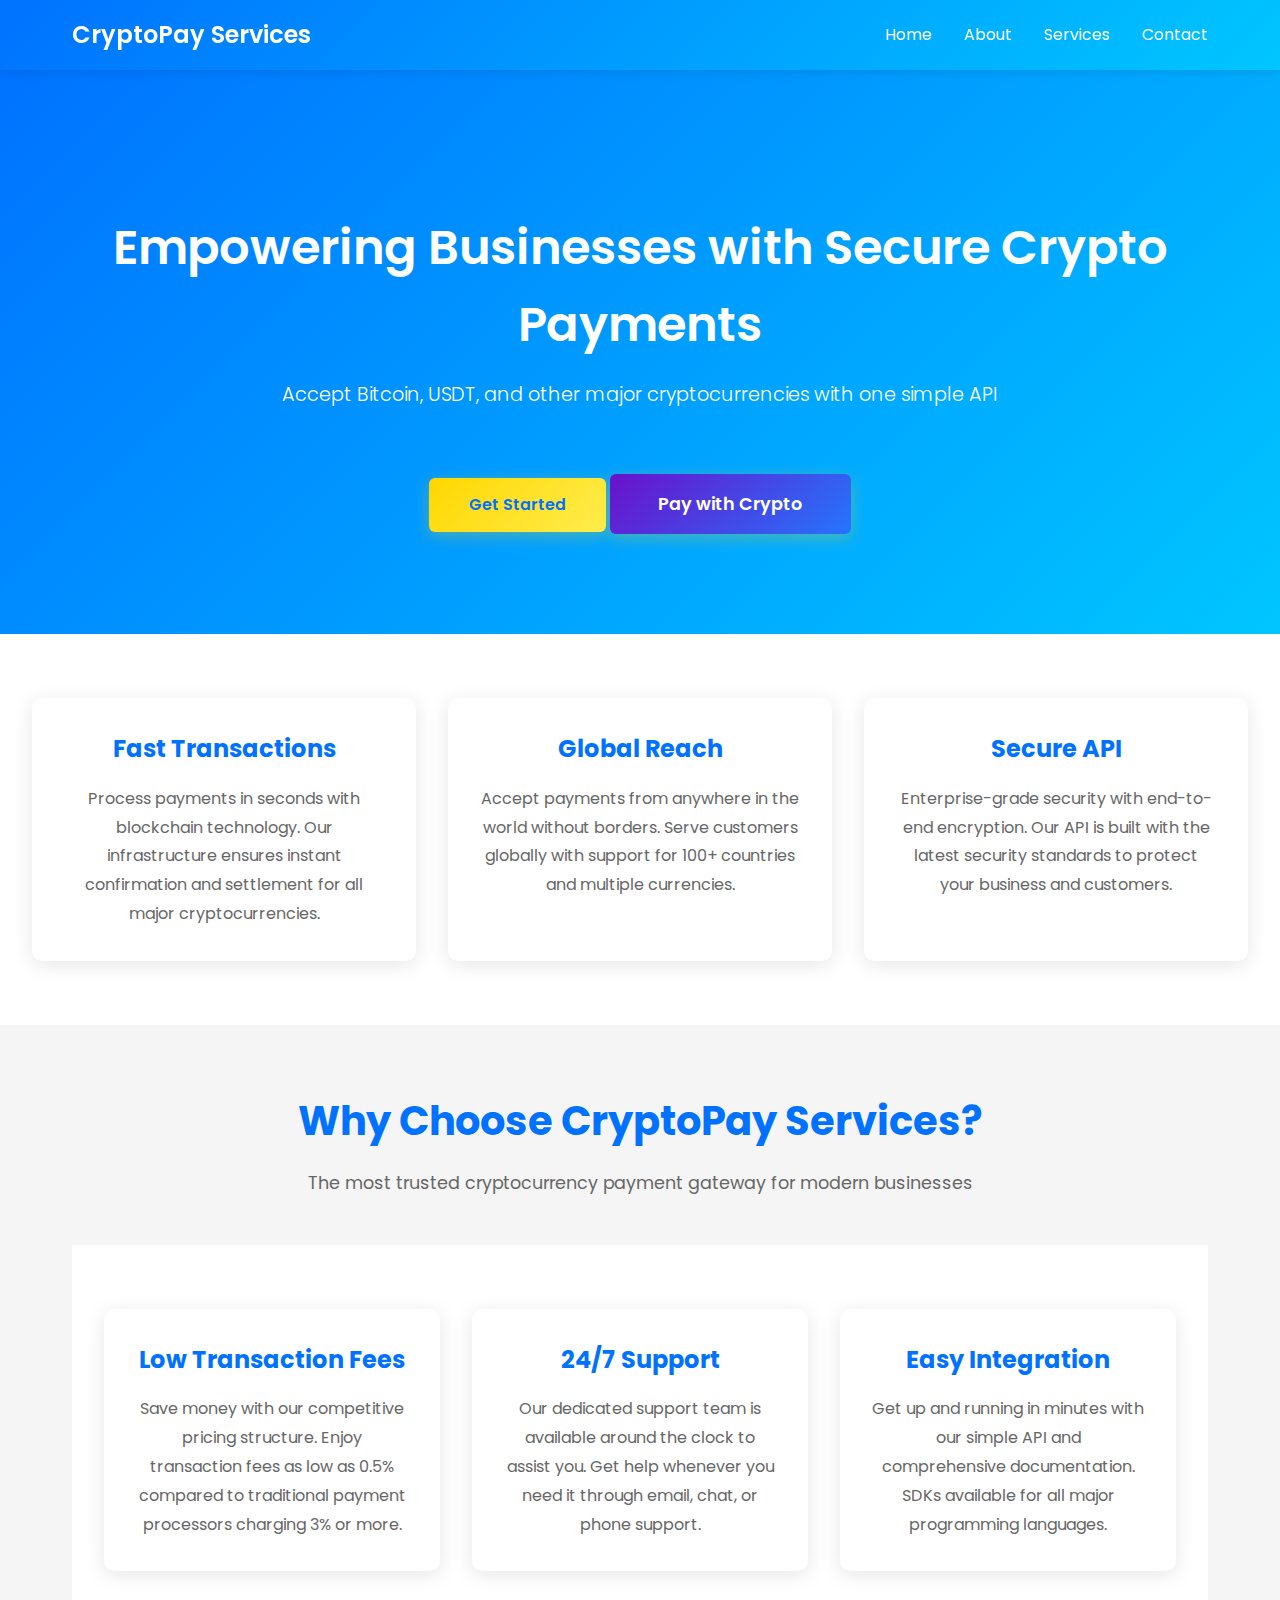
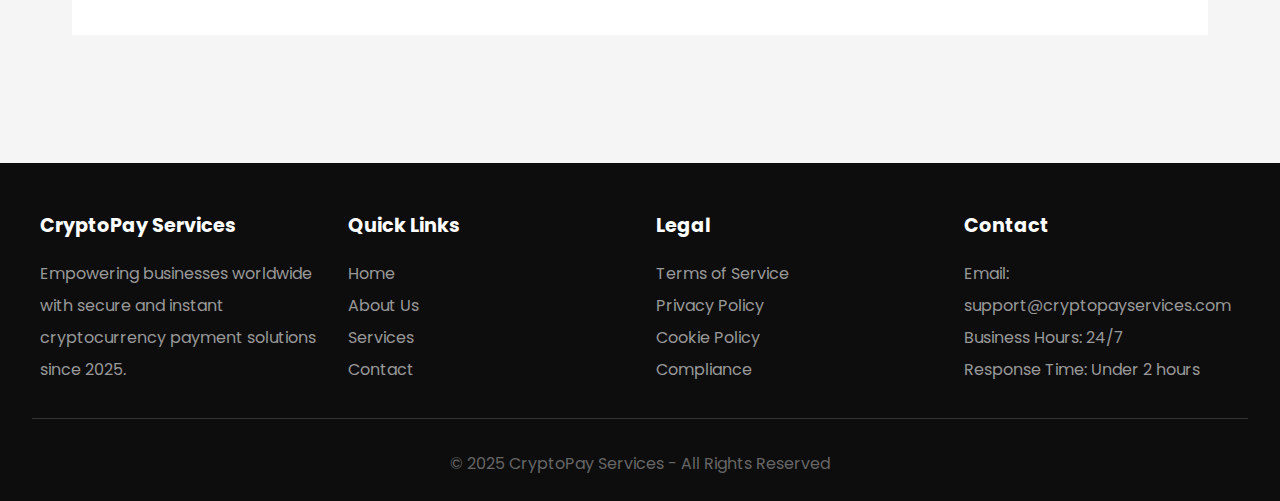
<file: index.html>
<!DOCTYPE html>
<html lang="en">
<head>
    <meta charset="UTF-8">
    <meta name="viewport" content="width=device-width, initial-scale=1.0">
    <meta name="description" content="CryptoPay Services offers secure and instant cryptocurrency payment solutions for online businesses worldwide.">
    <meta name="cryptomus" content="2e448900" />
    <title>CryptoPay Services - Secure Crypto Payment Solutions</title>
    <link href="https://fonts.googleapis.com/css2?family=Poppins:wght@300;400;600&display=swap" rel="stylesheet">
    <link rel="stylesheet" href="style.css">
</head>
<body>
    <!-- Navigation Bar -->
    <nav>
        <div class="nav-container">
            <a href="index.html" class="logo">CryptoPay Services</a>
            <ul>
                <li><a href="index.html">Home</a></li>
                <li><a href="about.html">About</a></li>
                <li><a href="services.html">Services</a></li>
                <li><a href="contact.html">Contact</a></li>
            </ul>
        </div>
    </nav>

    <!-- Hero Section -->
    <section class="hero">
        <h1>Empowering Businesses with Secure Crypto Payments</h1>
        <p>Accept Bitcoin, USDT, and other major cryptocurrencies with one simple API</p>
        <a href="services.html" class="btn">Get Started</a>
        <a href="https://cryptomus.com/pay/YOUR_PAYMENT_LINK" class="btn btn-crypto pulse">Pay with Crypto</a>
    </section>

    <!-- Benefits Section -->
    <section class="benefits">
        <div class="benefit-card">
            <h3>Fast Transactions</h3>
            <p>Process payments in seconds with blockchain technology. Our infrastructure ensures instant confirmation and settlement for all major cryptocurrencies.</p>
        </div>
        <div class="benefit-card">
            <h3>Global Reach</h3>
            <p>Accept payments from anywhere in the world without borders. Serve customers globally with support for 100+ countries and multiple currencies.</p>
        </div>
        <div class="benefit-card">
            <h3>Secure API</h3>
            <p>Enterprise-grade security with end-to-end encryption. Our API is built with the latest security standards to protect your business and customers.</p>
        </div>
    </section>

    <!-- Additional Information Section -->
    <section class="container">
        <h2 class="section-title">Why Choose CryptoPay Services?</h2>
        <p class="section-subtitle">The most trusted cryptocurrency payment gateway for modern businesses</p>
        
        <div class="benefits">
            <div class="benefit-card">
                <h3>Low Transaction Fees</h3>
                <p>Save money with our competitive pricing structure. Enjoy transaction fees as low as 0.5% compared to traditional payment processors charging 3% or more.</p>
            </div>
            <div class="benefit-card">
                <h3>24/7 Support</h3>
                <p>Our dedicated support team is available around the clock to assist you. Get help whenever you need it through email, chat, or phone support.</p>
            </div>
            <div class="benefit-card">
                <h3>Easy Integration</h3>
                <p>Get up and running in minutes with our simple API and comprehensive documentation. SDKs available for all major programming languages.</p>
            </div>
        </div>
    </section>

    <!-- Footer -->
    <footer>
        <div class="footer-content">
            <div class="footer-section">
                <h3>CryptoPay Services</h3>
                <p>Empowering businesses worldwide with secure and instant cryptocurrency payment solutions since 2025.</p>
            </div>
            <div class="footer-section">
                <h3>Quick Links</h3>
                <div class="footer-links">
                    <a href="index.html">Home</a>
                    <a href="about.html">About Us</a>
                    <a href="services.html">Services</a>
                    <a href="contact.html">Contact</a>
                </div>
            </div>
            <div class="footer-section">
                <h3>Legal</h3>
                <div class="footer-links">
                    <a href="#">Terms of Service</a>
                    <a href="#">Privacy Policy</a>
                    <a href="#">Cookie Policy</a>
                    <a href="#">Compliance</a>
                </div>
            </div>
            <div class="footer-section">
                <h3>Contact</h3>
                <p>Email: support@cryptopayservices.com</p>
                <p>Business Hours: 24/7</p>
                <p>Response Time: Under 2 hours</p>
            </div>
        </div>
        <div class="footer-bottom">
            <p>&copy; 2025 CryptoPay Services - All Rights Reserved</p>
        </div>
    </footer>
</body>
</html>
</file>
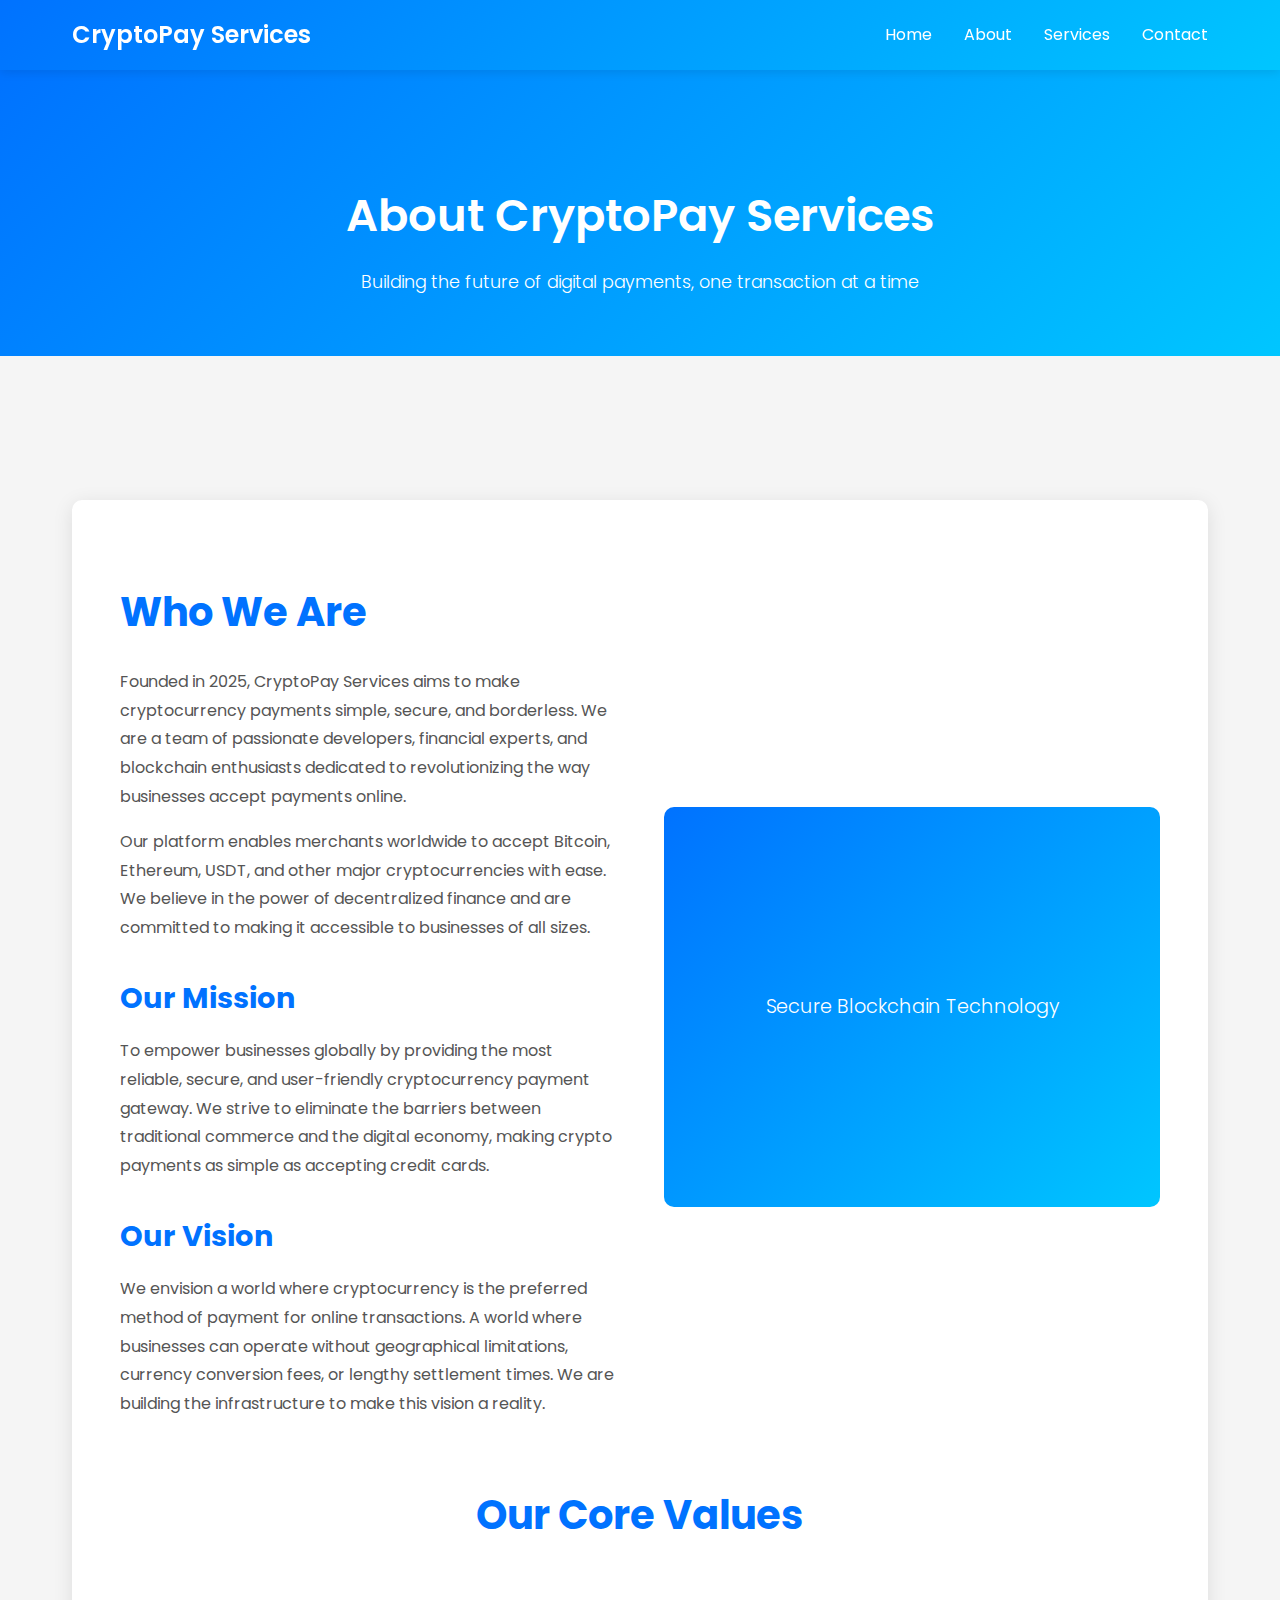
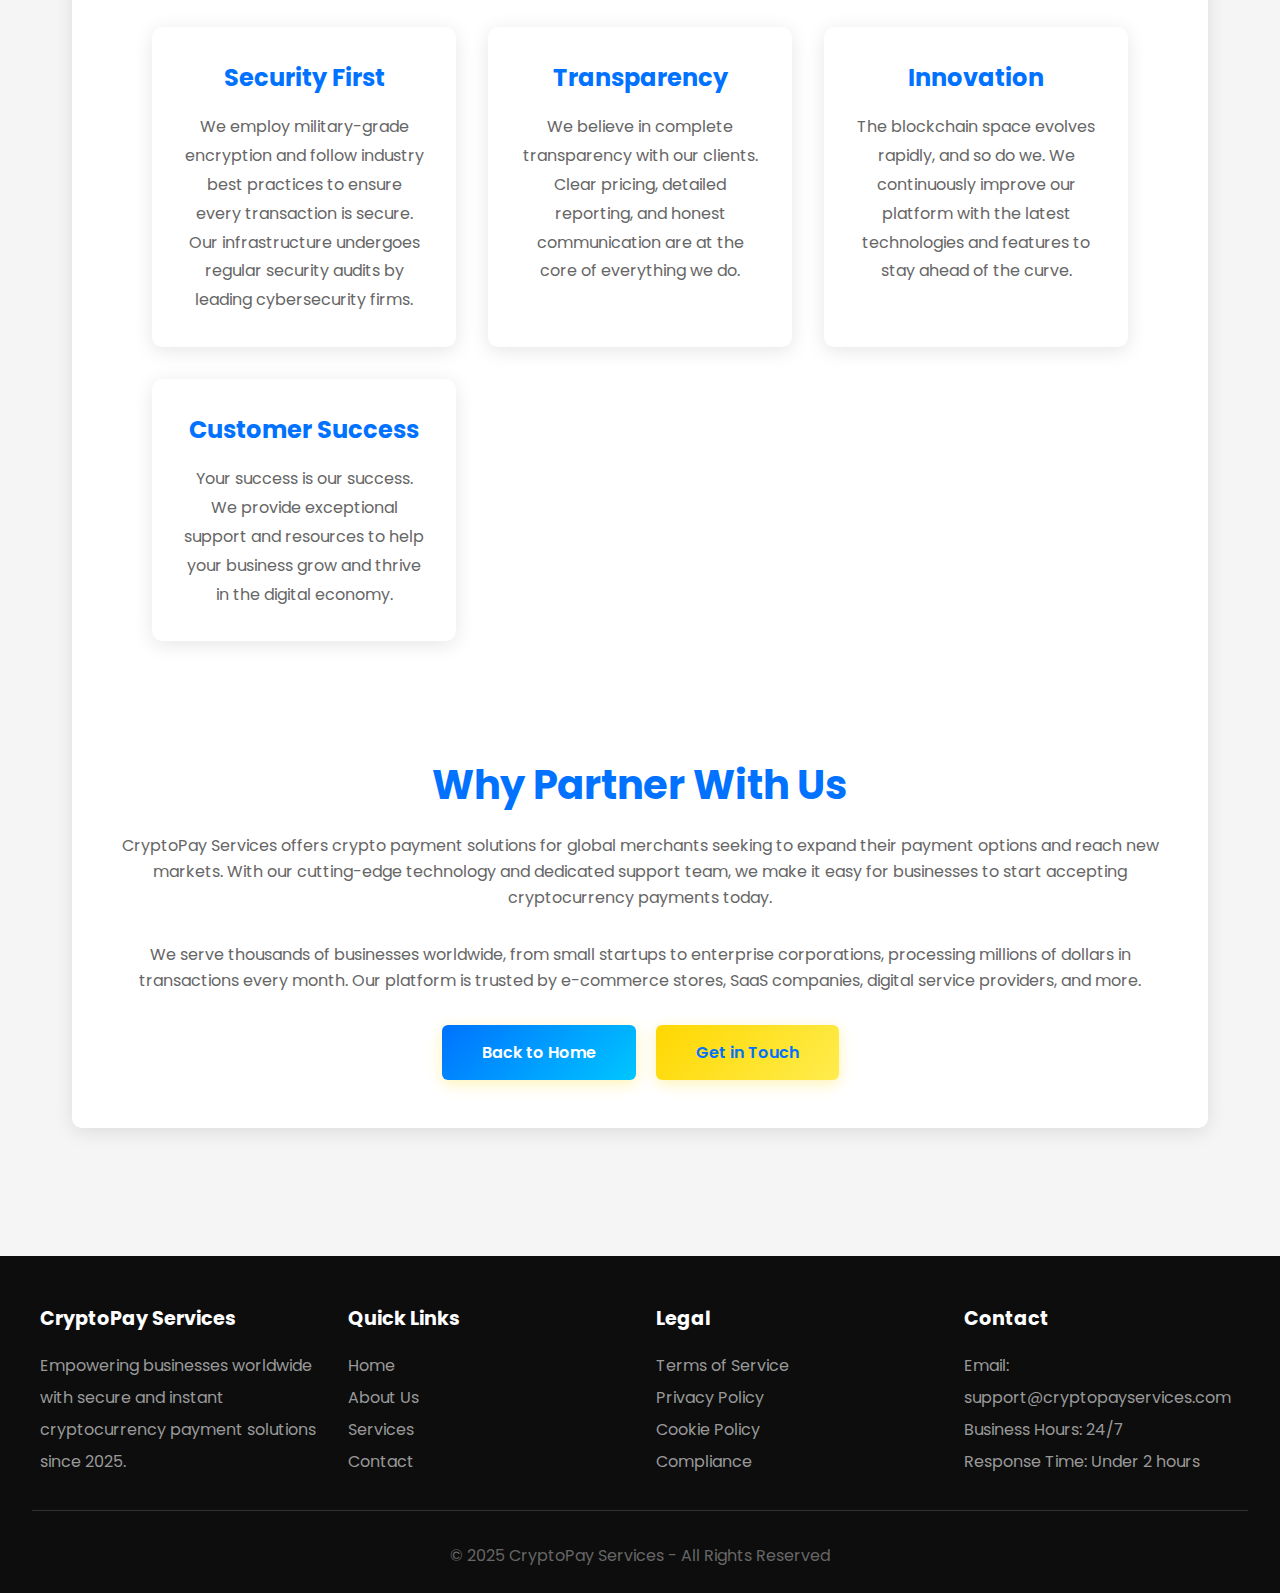
<file: about.html>
<!DOCTYPE html>
<html lang="en">
<head>
    <meta charset="UTF-8">
    <meta name="viewport" content="width=device-width, initial-scale=1.0">
    <meta name="description" content="CryptoPay Services offers secure and instant cryptocurrency payment solutions for online businesses worldwide.">
    <meta name="cryptomus" content="2e448900" />
    <title>About Us - CryptoPay Services</title>
    <link href="https://fonts.googleapis.com/css2?family=Poppins:wght@300;400;600&display=swap" rel="stylesheet">
    <link rel="stylesheet" href="style.css">
</head>
<body>
    <!-- Navigation Bar -->
    <nav>
        <div class="nav-container">
            <a href="index.html" class="logo">CryptoPay Services</a>
            <ul>
                <li><a href="index.html">Home</a></li>
                <li><a href="about.html">About</a></li>
                <li><a href="services.html">Services</a></li>
                <li><a href="contact.html">Contact</a></li>
            </ul>
        </div>
    </nav>

    <!-- Page Header -->
    <section class="page-header">
        <h1>About CryptoPay Services</h1>
        <p>Building the future of digital payments, one transaction at a time</p>
    </section>

    <!-- About Content -->
    <section class="container">
        <div class="about-content">
            <div class="about-grid">
                <div class="about-text">
                    <h1>Who We Are</h1>
                    <p>Founded in 2025, CryptoPay Services aims to make cryptocurrency payments simple, secure, and borderless. We are a team of passionate developers, financial experts, and blockchain enthusiasts dedicated to revolutionizing the way businesses accept payments online.</p>
                    
                    <p>Our platform enables merchants worldwide to accept Bitcoin, Ethereum, USDT, and other major cryptocurrencies with ease. We believe in the power of decentralized finance and are committed to making it accessible to businesses of all sizes.</p>

                    <h2>Our Mission</h2>
                    <p>To empower businesses globally by providing the most reliable, secure, and user-friendly cryptocurrency payment gateway. We strive to eliminate the barriers between traditional commerce and the digital economy, making crypto payments as simple as accepting credit cards.</p>

                    <h2>Our Vision</h2>
                    <p>We envision a world where cryptocurrency is the preferred method of payment for online transactions. A world where businesses can operate without geographical limitations, currency conversion fees, or lengthy settlement times. We are building the infrastructure to make this vision a reality.</p>
                </div>
                <div class="about-image">
                    Secure Blockchain Technology
                </div>
            </div>

            <div style="margin-top: 3rem;">
                <h2 class="section-title">Our Core Values</h2>
                <div class="benefits">
                    <div class="benefit-card">
                        <h3>Security First</h3>
                        <p>We employ military-grade encryption and follow industry best practices to ensure every transaction is secure. Our infrastructure undergoes regular security audits by leading cybersecurity firms.</p>
                    </div>
                    <div class="benefit-card">
                        <h3>Transparency</h3>
                        <p>We believe in complete transparency with our clients. Clear pricing, detailed reporting, and honest communication are at the core of everything we do.</p>
                    </div>
                    <div class="benefit-card">
                        <h3>Innovation</h3>
                        <p>The blockchain space evolves rapidly, and so do we. We continuously improve our platform with the latest technologies and features to stay ahead of the curve.</p>
                    </div>
                    <div class="benefit-card">
                        <h3>Customer Success</h3>
                        <p>Your success is our success. We provide exceptional support and resources to help your business grow and thrive in the digital economy.</p>
                    </div>
                </div>
            </div>

            <div style="margin-top: 3rem;">
                <h2 class="section-title">Why Partner With Us</h2>
                <p style="text-align: center; color: #666; margin-bottom: 2rem;">CryptoPay Services offers crypto payment solutions for global merchants seeking to expand their payment options and reach new markets. With our cutting-edge technology and dedicated support team, we make it easy for businesses to start accepting cryptocurrency payments today.</p>
                
                <p style="text-align: center; color: #666; margin-bottom: 2rem;">We serve thousands of businesses worldwide, from small startups to enterprise corporations, processing millions of dollars in transactions every month. Our platform is trusted by e-commerce stores, SaaS companies, digital service providers, and more.</p>
            </div>

            <div class="text-center mt-2">
                <a href="index.html" class="btn btn-primary">Back to Home</a>
                <a href="contact.html" class="btn" style="margin-left: 1rem;">Get in Touch</a>
            </div>
        </div>
    </section>

    <!-- Footer -->
    <footer>
        <div class="footer-content">
            <div class="footer-section">
                <h3>CryptoPay Services</h3>
                <p>Empowering businesses worldwide with secure and instant cryptocurrency payment solutions since 2025.</p>
            </div>
            <div class="footer-section">
                <h3>Quick Links</h3>
                <div class="footer-links">
                    <a href="index.html">Home</a>
                    <a href="about.html">About Us</a>
                    <a href="services.html">Services</a>
                    <a href="contact.html">Contact</a>
                </div>
            </div>
            <div class="footer-section">
                <h3>Legal</h3>
                <div class="footer-links">
                    <a href="#">Terms of Service</a>
                    <a href="#">Privacy Policy</a>
                    <a href="#">Cookie Policy</a>
                    <a href="#">Compliance</a>
                </div>
            </div>
            <div class="footer-section">
                <h3>Contact</h3>
                <p>Email: support@cryptopayservices.com</p>
                <p>Business Hours: 24/7</p>
                <p>Response Time: Under 2 hours</p>
            </div>
        </div>
        <div class="footer-bottom">
            <p>&copy; 2025 CryptoPay Services - All Rights Reserved</p>
        </div>
    </footer>
</body>
</html>
</file>
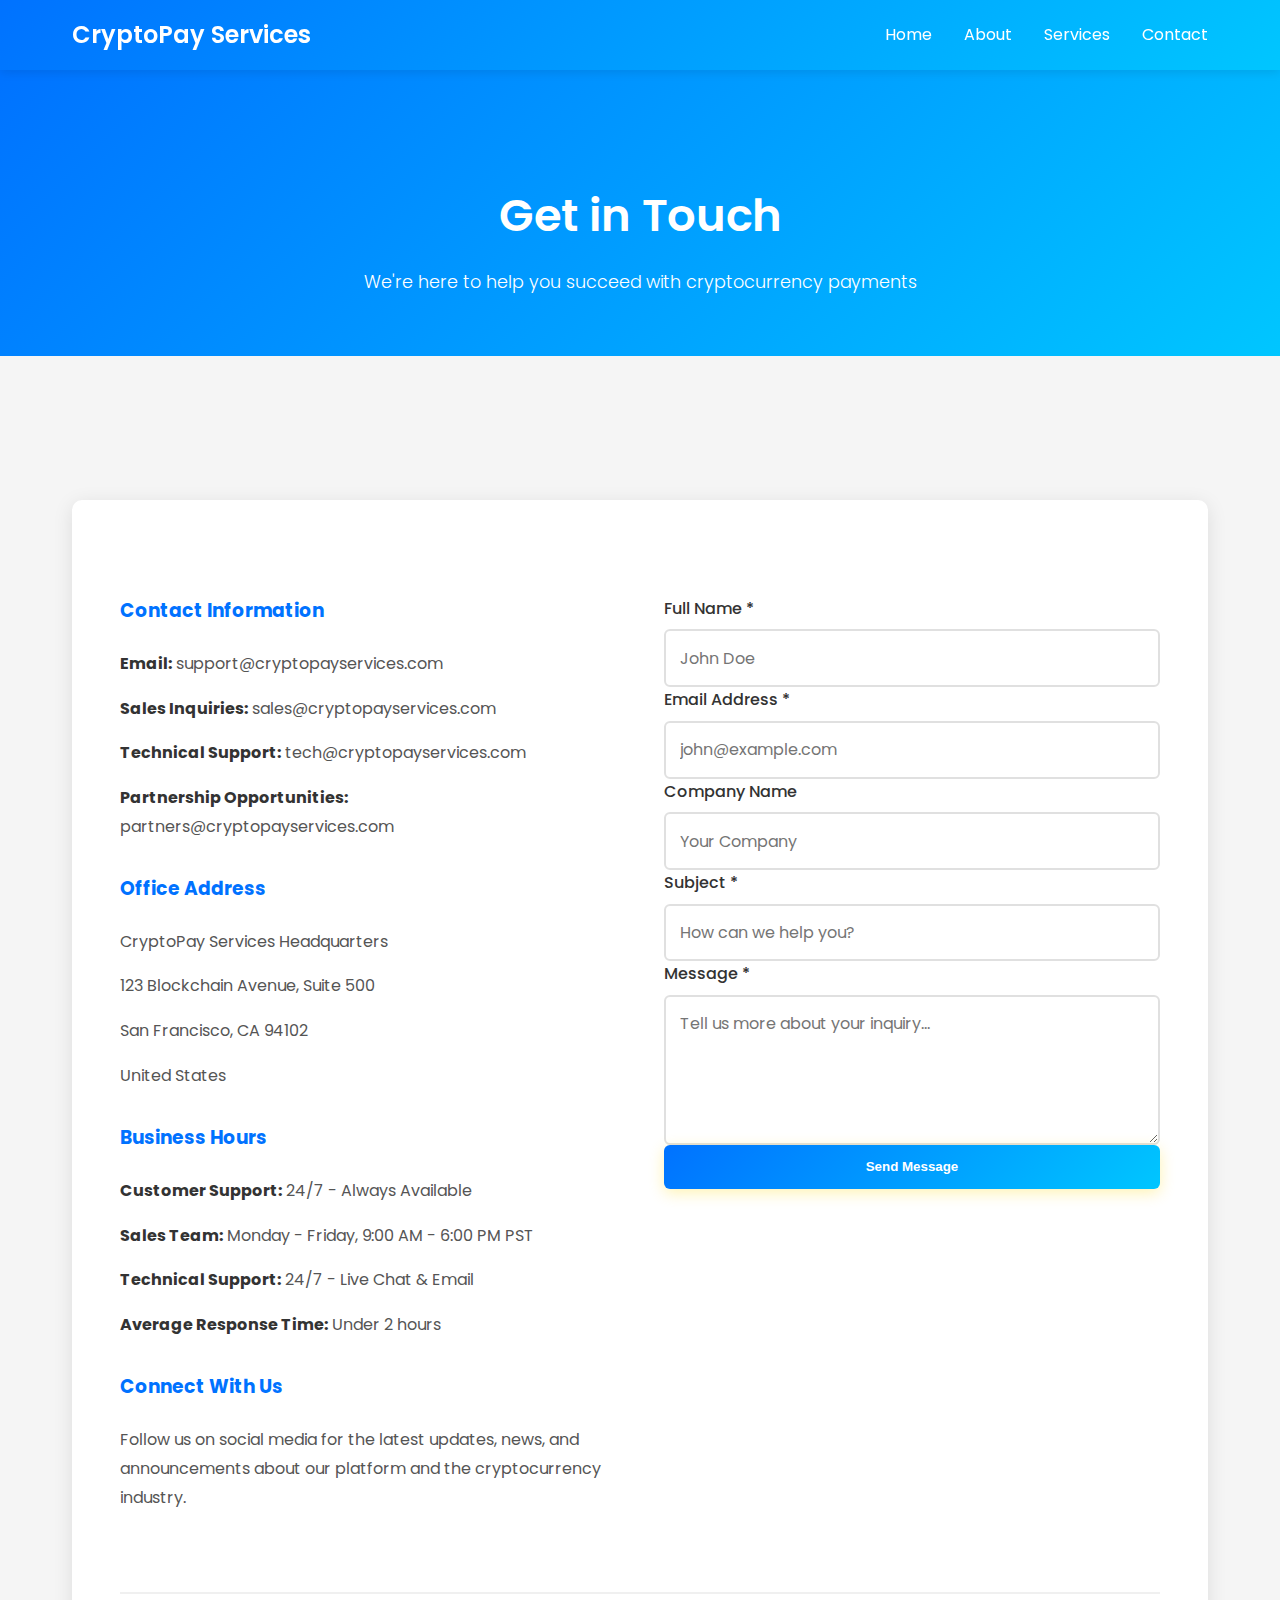
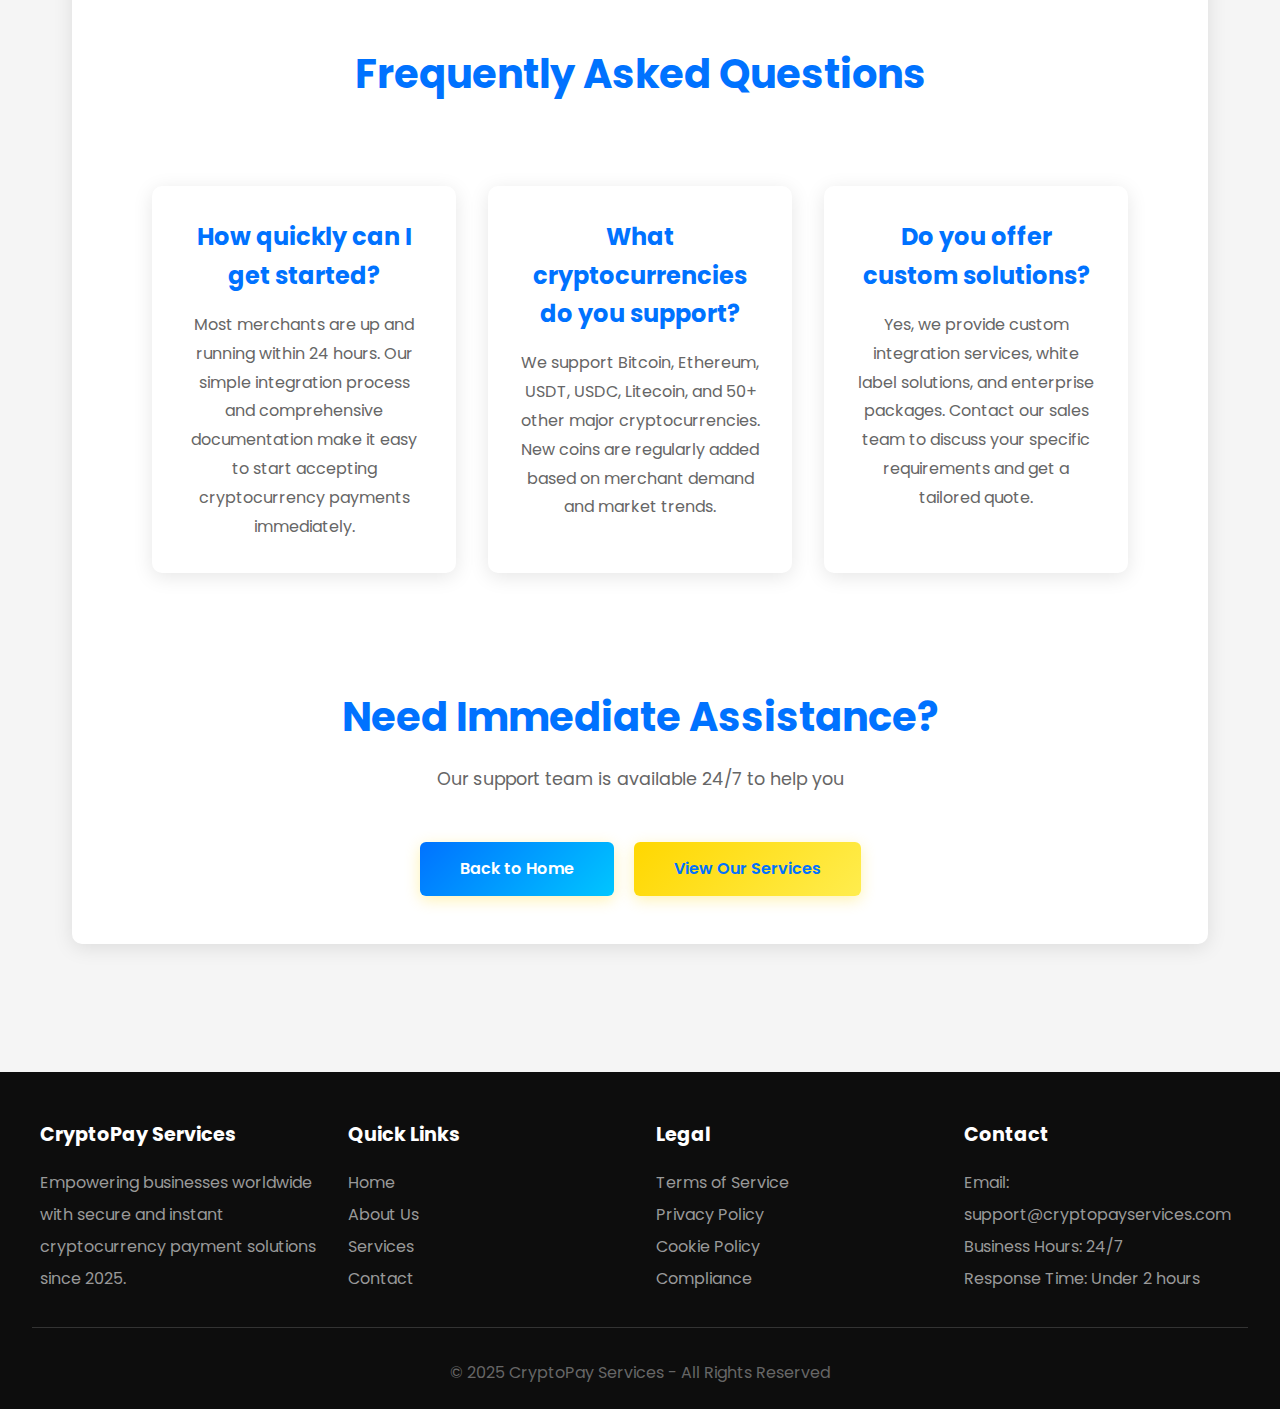
<file: contact.html>
<!DOCTYPE html>
<html lang="en">
<head>
    <meta charset="UTF-8">
    <meta name="viewport" content="width=device-width, initial-scale=1.0">
    <meta name="description" content="CryptoPay Services offers secure and instant cryptocurrency payment solutions for online businesses worldwide.">
    <meta name="cryptomus" content="2e448900" />
    <title>Contact Us - CryptoPay Services</title>
    <link href="https://fonts.googleapis.com/css2?family=Poppins:wght@300;400;600&display=swap" rel="stylesheet">
    <link rel="stylesheet" href="style.css">
</head>
<body>
    <!-- Navigation Bar -->
    <nav>
        <div class="nav-container">
            <a href="index.html" class="logo">CryptoPay Services</a>
            <ul>
                <li><a href="index.html">Home</a></li>
                <li><a href="about.html">About</a></li>
                <li><a href="services.html">Services</a></li>
                <li><a href="contact.html">Contact</a></li>
            </ul>
        </div>
    </nav>

    <!-- Page Header -->
    <section class="page-header">
        <h1>Get in Touch</h1>
        <p>We're here to help you succeed with cryptocurrency payments</p>
    </section>

    <!-- Contact Content -->
    <section class="container">
        <div class="contact-wrapper">
            <div class="contact-grid">
                <!-- Contact Information -->
                <div class="contact-info">
                    <h3>Contact Information</h3>
                    <p><strong>Email:</strong> support@cryptopayservices.com</p>
                    <p><strong>Sales Inquiries:</strong> sales@cryptopayservices.com</p>
                    <p><strong>Technical Support:</strong> tech@cryptopayservices.com</p>
                    <p><strong>Partnership Opportunities:</strong> partners@cryptopayservices.com</p>
                    
                    <h3 style="margin-top: 2rem;">Office Address</h3>
                    <p>CryptoPay Services Headquarters</p>
                    <p>123 Blockchain Avenue, Suite 500</p>
                    <p>San Francisco, CA 94102</p>
                    <p>United States</p>
                    
                    <h3 style="margin-top: 2rem;">Business Hours</h3>
                    <p><strong>Customer Support:</strong> 24/7 - Always Available</p>
                    <p><strong>Sales Team:</strong> Monday - Friday, 9:00 AM - 6:00 PM PST</p>
                    <p><strong>Technical Support:</strong> 24/7 - Live Chat & Email</p>
                    <p><strong>Average Response Time:</strong> Under 2 hours</p>

                    <h3 style="margin-top: 2rem;">Connect With Us</h3>
                    <p>Follow us on social media for the latest updates, news, and announcements about our platform and the cryptocurrency industry.</p>
                </div>

                <!-- Contact Form -->
                <div class="contact-form">
                    <form>
                        <div class="form-group">
                            <label for="name">Full Name *</label>
                            <input type="text" id="name" name="name" required placeholder="John Doe">
                        </div>

                        <div class="form-group">
                            <label for="email">Email Address *</label>
                            <input type="email" id="email" name="email" required placeholder="john@example.com">
                        </div>

                        <div class="form-group">
                            <label for="company">Company Name</label>
                            <input type="text" id="company" name="company" placeholder="Your Company">
                        </div>

                        <div class="form-group">
                            <label for="subject">Subject *</label>
                            <input type="text" id="subject" name="subject" required placeholder="How can we help you?">
                        </div>

                        <div class="form-group">
                            <label for="message">Message *</label>
                            <textarea id="message" name="message" required placeholder="Tell us more about your inquiry..."></textarea>
                        </div>

                        <button type="submit" class="btn btn-primary" style="width: 100%;">Send Message</button>
                    </form>
                </div>
            </div>

            <!-- Additional Information -->
            <div style="margin-top: 4rem; padding-top: 3rem; border-top: 2px solid #f0f0f0;">
                <h2 class="section-title">Frequently Asked Questions</h2>
                <div class="benefits">
                    <div class="benefit-card">
                        <h3>How quickly can I get started?</h3>
                        <p>Most merchants are up and running within 24 hours. Our simple integration process and comprehensive documentation make it easy to start accepting cryptocurrency payments immediately.</p>
                    </div>
                    <div class="benefit-card">
                        <h3>What cryptocurrencies do you support?</h3>
                        <p>We support Bitcoin, Ethereum, USDT, USDC, Litecoin, and 50+ other major cryptocurrencies. New coins are regularly added based on merchant demand and market trends.</p>
                    </div>
                    <div class="benefit-card">
                        <h3>Do you offer custom solutions?</h3>
                        <p>Yes, we provide custom integration services, white label solutions, and enterprise packages. Contact our sales team to discuss your specific requirements and get a tailored quote.</p>
                    </div>
                </div>
            </div>

            <!-- Call to Action -->
            <div class="text-center" style="margin-top: 3rem;">
                <h2 class="section-title">Need Immediate Assistance?</h2>
                <p class="section-subtitle">Our support team is available 24/7 to help you</p>
                <a href="index.html" class="btn btn-primary">Back to Home</a>
                <a href="services.html" class="btn" style="margin-left: 1rem;">View Our Services</a>
            </div>
        </div>
    </section>

    <!-- Footer -->
    <footer>
        <div class="footer-content">
            <div class="footer-section">
                <h3>CryptoPay Services</h3>
                <p>Empowering businesses worldwide with secure and instant cryptocurrency payment solutions since 2025.</p>
            </div>
            <div class="footer-section">
                <h3>Quick Links</h3>
                <div class="footer-links">
                    <a href="index.html">Home</a>
                    <a href="about.html">About Us</a>
                    <a href="services.html">Services</a>
                    <a href="contact.html">Contact</a>
                </div>
            </div>
            <div class="footer-section">
                <h3>Legal</h3>
                <div class="footer-links">
                    <a href="#">Terms of Service</a>
                    <a href="#">Privacy Policy</a>
                    <a href="#">Cookie Policy</a>
                    <a href="#">Compliance</a>
                </div>
            </div>
            <div class="footer-section">
                <h3>Contact</h3>
                <p>Email: support@cryptopayservices.com</p>
                <p>Business Hours: 24/7</p>
                <p>Response Time: Under 2 hours</p>
            </div>
        </div>
        <div class="footer-bottom">
            <p>&copy; 2025 CryptoPay Services - All Rights Reserved</p>
        </div>
    </footer>
</body>
</html>
</file>
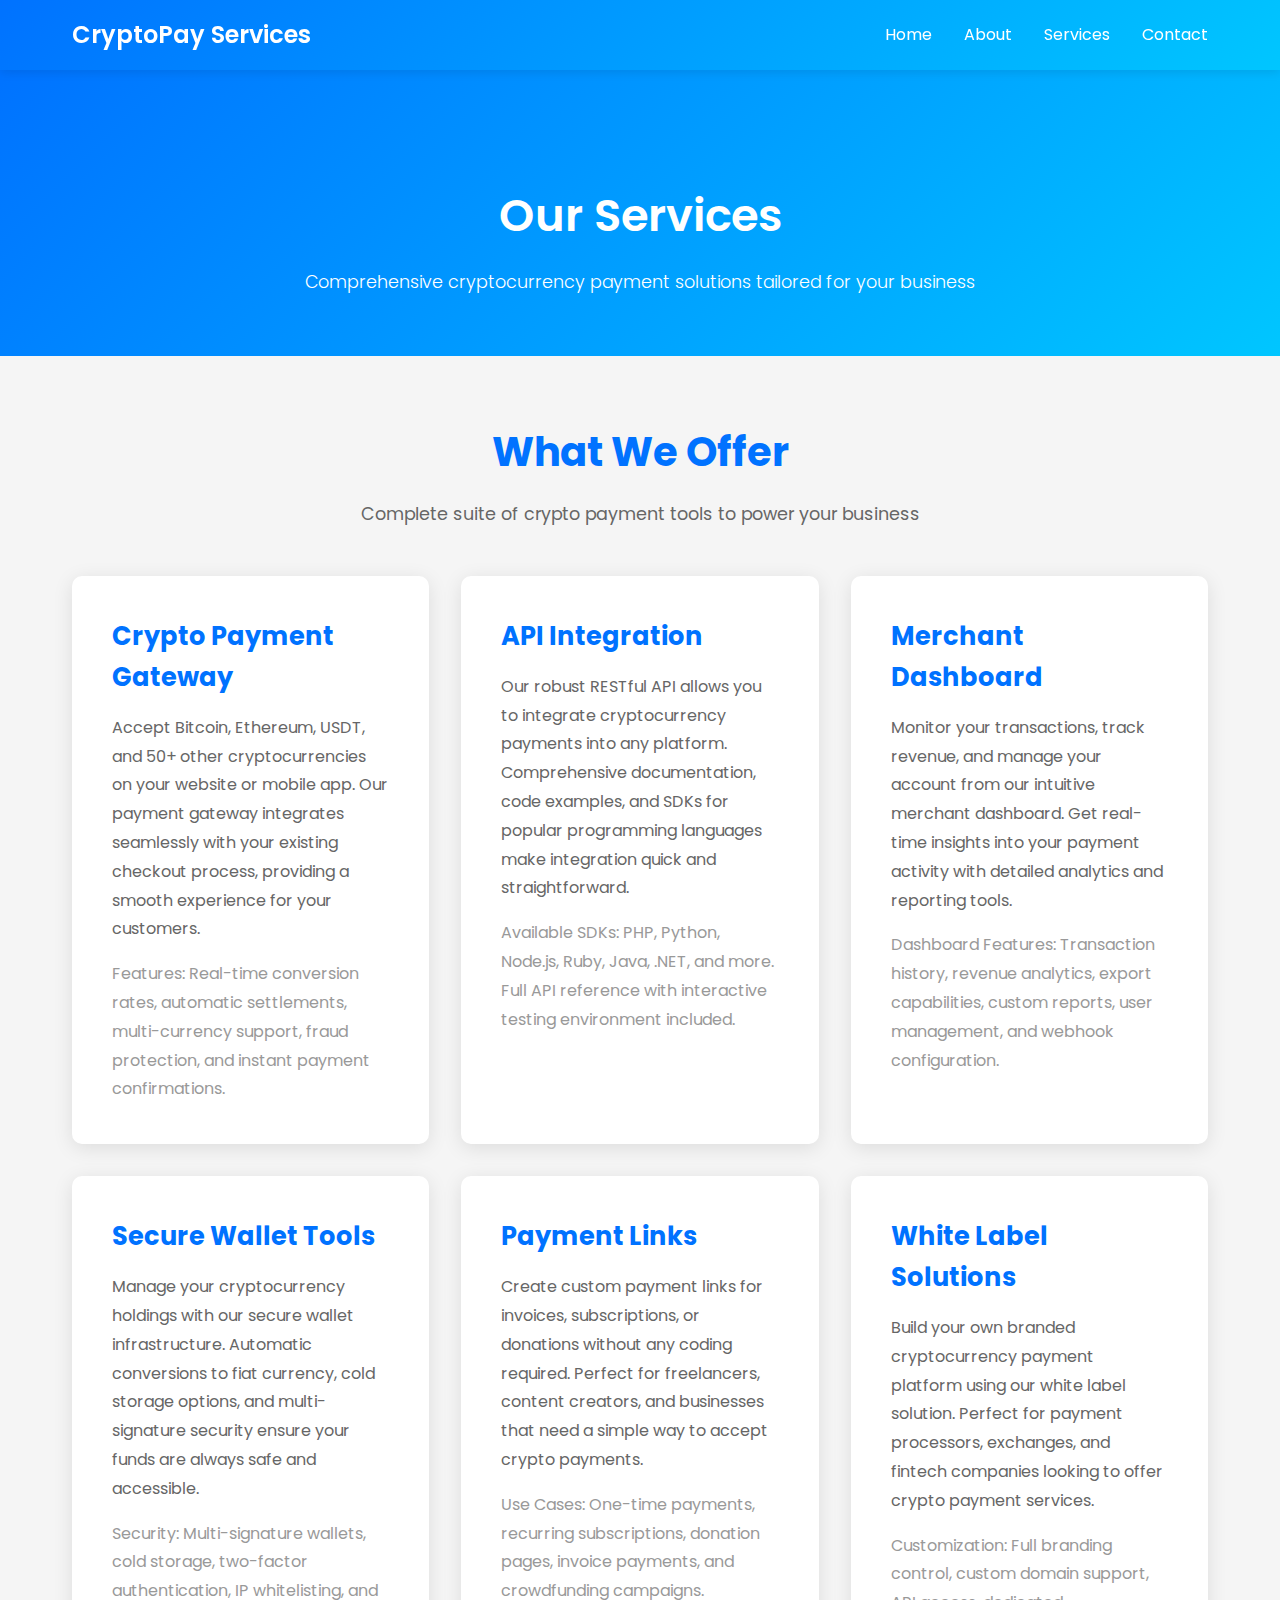
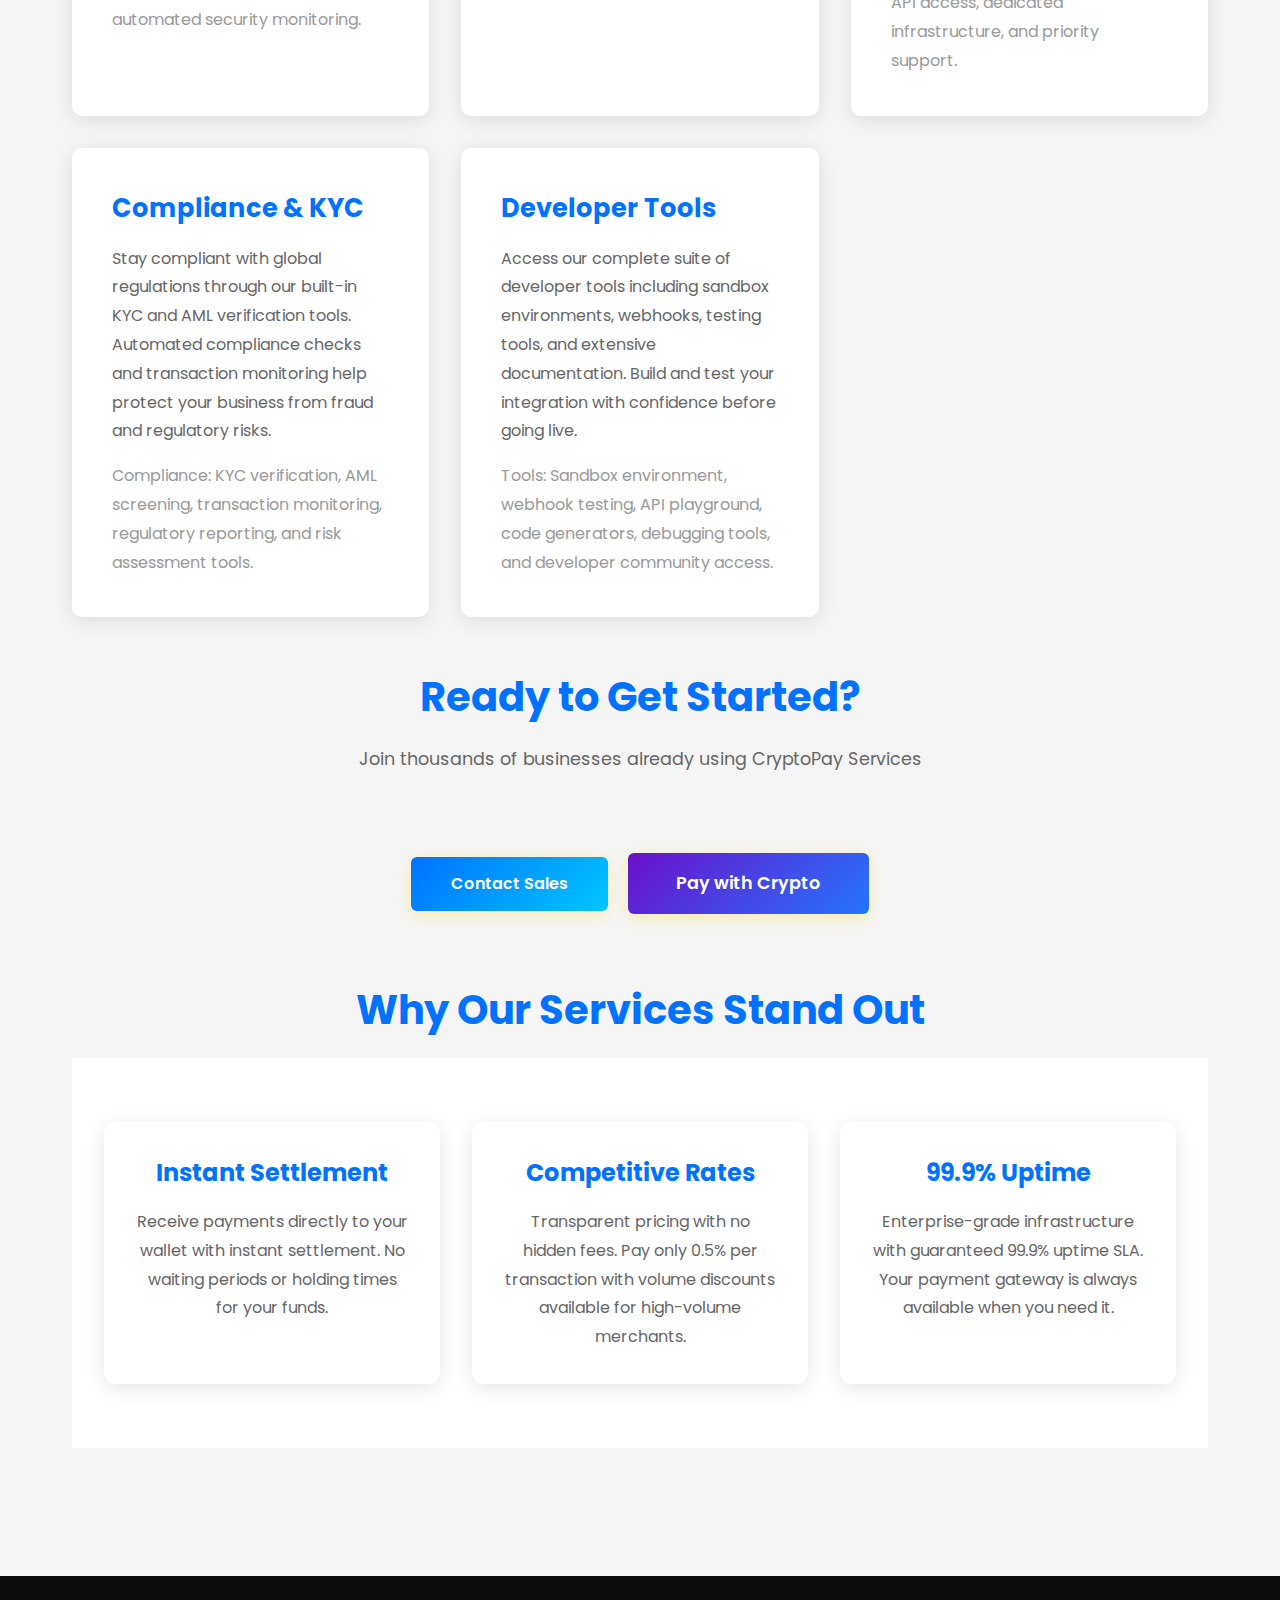
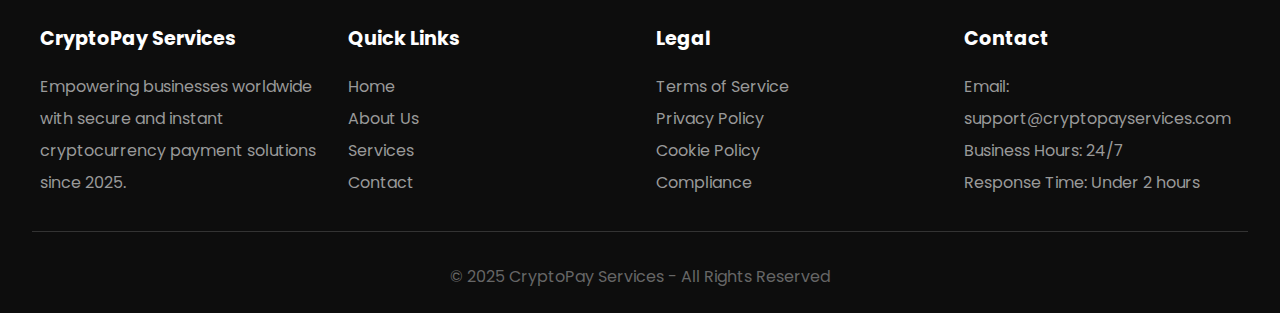
<file: services.html>
<!DOCTYPE html>
<html lang="en">
<head>
    <meta charset="UTF-8">
    <meta name="viewport" content="width=device-width, initial-scale=1.0">
    <meta name="description" content="CryptoPay Services offers secure and instant cryptocurrency payment solutions for online businesses worldwide.">
    <meta name="cryptomus" content="2e448900" />
    <title>Our Services - CryptoPay Services</title>
    <link href="https://fonts.googleapis.com/css2?family=Poppins:wght@300;400;600&display=swap" rel="stylesheet">
    <link rel="stylesheet" href="style.css">
</head>
<body>
    <!-- Navigation Bar -->
    <nav>
        <div class="nav-container">
            <a href="index.html" class="logo">CryptoPay Services</a>
            <ul>
                <li><a href="index.html">Home</a></li>
                <li><a href="about.html">About</a></li>
                <li><a href="services.html">Services</a></li>
                <li><a href="contact.html">Contact</a></li>
            </ul>
        </div>
    </nav>

    <!-- Page Header -->
    <section class="page-header">
        <h1>Our Services</h1>
        <p>Comprehensive cryptocurrency payment solutions tailored for your business</p>
    </section>

    <!-- Services Content -->
    <section class="container">
        <h2 class="section-title">What We Offer</h2>
        <p class="section-subtitle">Complete suite of crypto payment tools to power your business</p>

        <div class="services-grid">
            <!-- Service Card 1 -->
            <div class="service-card">
                <h3>Crypto Payment Gateway</h3>
                <p>Accept Bitcoin, Ethereum, USDT, and 50+ other cryptocurrencies on your website or mobile app. Our payment gateway integrates seamlessly with your existing checkout process, providing a smooth experience for your customers.</p>
                <p style="margin-top: 1rem; color: #999;">Features: Real-time conversion rates, automatic settlements, multi-currency support, fraud protection, and instant payment confirmations.</p>
            </div>

            <!-- Service Card 2 -->
            <div class="service-card">
                <h3>API Integration</h3>
                <p>Our robust RESTful API allows you to integrate cryptocurrency payments into any platform. Comprehensive documentation, code examples, and SDKs for popular programming languages make integration quick and straightforward.</p>
                <p style="margin-top: 1rem; color: #999;">Available SDKs: PHP, Python, Node.js, Ruby, Java, .NET, and more. Full API reference with interactive testing environment included.</p>
            </div>

            <!-- Service Card 3 -->
            <div class="service-card">
                <h3>Merchant Dashboard</h3>
                <p>Monitor your transactions, track revenue, and manage your account from our intuitive merchant dashboard. Get real-time insights into your payment activity with detailed analytics and reporting tools.</p>
                <p style="margin-top: 1rem; color: #999;">Dashboard Features: Transaction history, revenue analytics, export capabilities, custom reports, user management, and webhook configuration.</p>
            </div>

            <!-- Service Card 4 -->
            <div class="service-card">
                <h3>Secure Wallet Tools</h3>
                <p>Manage your cryptocurrency holdings with our secure wallet infrastructure. Automatic conversions to fiat currency, cold storage options, and multi-signature security ensure your funds are always safe and accessible.</p>
                <p style="margin-top: 1rem; color: #999;">Security: Multi-signature wallets, cold storage, two-factor authentication, IP whitelisting, and automated security monitoring.</p>
            </div>

            <!-- Service Card 5 -->
            <div class="service-card">
                <h3>Payment Links</h3>
                <p>Create custom payment links for invoices, subscriptions, or donations without any coding required. Perfect for freelancers, content creators, and businesses that need a simple way to accept crypto payments.</p>
                <p style="margin-top: 1rem; color: #999;">Use Cases: One-time payments, recurring subscriptions, donation pages, invoice payments, and crowdfunding campaigns.</p>
            </div>

            <!-- Service Card 6 -->
            <div class="service-card">
                <h3>White Label Solutions</h3>
                <p>Build your own branded cryptocurrency payment platform using our white label solution. Perfect for payment processors, exchanges, and fintech companies looking to offer crypto payment services.</p>
                <p style="margin-top: 1rem; color: #999;">Customization: Full branding control, custom domain support, API access, dedicated infrastructure, and priority support.</p>
            </div>

            <!-- Service Card 7 -->
            <div class="service-card">
                <h3>Compliance & KYC</h3>
                <p>Stay compliant with global regulations through our built-in KYC and AML verification tools. Automated compliance checks and transaction monitoring help protect your business from fraud and regulatory risks.</p>
                <p style="margin-top: 1rem; color: #999;">Compliance: KYC verification, AML screening, transaction monitoring, regulatory reporting, and risk assessment tools.</p>
            </div>

            <!-- Service Card 8 -->
            <div class="service-card">
                <h3>Developer Tools</h3>
                <p>Access our complete suite of developer tools including sandbox environments, webhooks, testing tools, and extensive documentation. Build and test your integration with confidence before going live.</p>
                <p style="margin-top: 1rem; color: #999;">Tools: Sandbox environment, webhook testing, API playground, code generators, debugging tools, and developer community access.</p>
            </div>
        </div>

        <!-- Call to Action -->
        <div class="text-center" style="margin-top: 3rem;">
            <h2 class="section-title">Ready to Get Started?</h2>
            <p class="section-subtitle">Join thousands of businesses already using CryptoPay Services</p>
            <a href="contact.html" class="btn btn-primary">Contact Sales</a>
            <a href="https://cryptomus.com/pay/YOUR_PAYMENT_LINK" class="btn btn-crypto pulse" style="margin-left: 1rem;">Pay with Crypto</a>
        </div>

        <!-- Additional Benefits -->
        <div style="margin-top: 4rem;">
            <h2 class="section-title">Why Our Services Stand Out</h2>
            <div class="benefits">
                <div class="benefit-card">
                    <h3>Instant Settlement</h3>
                    <p>Receive payments directly to your wallet with instant settlement. No waiting periods or holding times for your funds.</p>
                </div>
                <div class="benefit-card">
                    <h3>Competitive Rates</h3>
                    <p>Transparent pricing with no hidden fees. Pay only 0.5% per transaction with volume discounts available for high-volume merchants.</p>
                </div>
                <div class="benefit-card">
                    <h3>99.9% Uptime</h3>
                    <p>Enterprise-grade infrastructure with guaranteed 99.9% uptime SLA. Your payment gateway is always available when you need it.</p>
                </div>
            </div>
        </div>
    </section>

    <!-- Footer -->
    <footer>
        <div class="footer-content">
            <div class="footer-section">
                <h3>CryptoPay Services</h3>
                <p>Empowering businesses worldwide with secure and instant cryptocurrency payment solutions since 2025.</p>
            </div>
            <div class="footer-section">
                <h3>Quick Links</h3>
                <div class="footer-links">
                    <a href="index.html">Home</a>
                    <a href="about.html">About Us</a>
                    <a href="services.html">Services</a>
                    <a href="contact.html">Contact</a>
                </div>
            </div>
            <div class="footer-section">
                <h3>Legal</h3>
                <div class="footer-links">
                    <a href="#">Terms of Service</a>
                    <a href="#">Privacy Policy</a>
                    <a href="#">Cookie Policy</a>
                    <a href="#">Compliance</a>
                </div>
            </div>
            <div class="footer-section">
                <h3>Contact</h3>
                <p>Email: support@cryptopayservices.com</p>
                <p>Business Hours: 24/7</p>
                <p>Response Time: Under 2 hours</p>
            </div>
        </div>
        <div class="footer-bottom">
            <p>&copy; 2025 CryptoPay Services - All Rights Reserved</p>
        </div>
    </footer>
</body>
</html>
</file>
<file: style.css>
/* 
====================================
CryptoPay Services - Main Stylesheet
====================================
*/

/* Global Reset and Base Styles */
* {
    margin: 0;
    padding: 0;
    box-sizing: border-box;
}

body {
    font-family: 'Poppins', sans-serif;
    background-color: #f5f5f5;
    color: #333;
    line-height: 1.6;
    overflow-x: hidden;
}

/* Navigation Bar */
nav {
    position: fixed;
    top: 0;
    left: 0;
    width: 100%;
    background: linear-gradient(135deg, #0072ff, #00c6ff);
    padding: 1rem 0;
    box-shadow: 0 2px 10px rgba(0, 0, 0, 0.1);
    z-index: 1000;
}

nav .nav-container {
    max-width: 1200px;
    margin: 0 auto;
    display: flex;
    justify-content: space-between;
    align-items: center;
    padding: 0 2rem;
}

nav .logo {
    color: white;
    font-size: 1.5rem;
    font-weight: 600;
    text-decoration: none;
}

nav ul {
    list-style: none;
    display: flex;
    gap: 2rem;
}

nav ul li a {
    color: white;
    text-decoration: none;
    font-weight: 400;
    transition: all 0.3s ease;
    position: relative;
}

nav ul li a:hover {
    color: #ffd700;
}

nav ul li a::after {
    content: '';
    position: absolute;
    bottom: -5px;
    left: 0;
    width: 0;
    height: 2px;
    background-color: #ffd700;
    transition: width 0.3s ease;
}

nav ul li a:hover::after {
    width: 100%;
}

/* Hero Section */
.hero {
    background: linear-gradient(135deg, #0072ff, #00c6ff);
    color: white;
    padding: 150px 2rem 100px;
    text-align: center;
    margin-top: 60px;
}

.hero h1 {
    font-size: 3rem;
    font-weight: 600;
    margin-bottom: 1rem;
    animation: fadeInDown 1s ease;
}

.hero p {
    font-size: 1.2rem;
    margin-bottom: 2rem;
    font-weight: 300;
    animation: fadeInUp 1s ease;
}

/* Buttons */
.btn {
    display: inline-block;
    padding: 0.9rem 2.5rem;
    background: linear-gradient(135deg, #ffd700, #ffed4e);
    color: #0072ff;
    text-decoration: none;
    border-radius: 6px;
    font-weight: 600;
    transition: all 0.3s ease;
    border: none;
    cursor: pointer;
    box-shadow: 0 4px 15px rgba(255, 215, 0, 0.3);
}

.btn:hover {
    transform: translateY(-3px);
    box-shadow: 0 6px 20px rgba(255, 215, 0, 0.4);
    background: linear-gradient(135deg, #ffed4e, #ffd700);
}

.btn-primary {
    background: linear-gradient(135deg, #0072ff, #00c6ff);
    color: white;
}

.btn-primary:hover {
    background: linear-gradient(135deg, #0056cc, #009fcc);
    box-shadow: 0 6px 20px rgba(0, 114, 255, 0.4);
}

.btn-crypto {
    background: linear-gradient(135deg, #6a11cb, #2575fc);
    color: white;
    font-size: 1.1rem;
    padding: 1rem 3rem;
    margin-top: 2rem;
}

.btn-crypto:hover {
    background: linear-gradient(135deg, #2575fc, #6a11cb);
    box-shadow: 0 6px 25px rgba(106, 17, 203, 0.5);
}

/* Container */
.container {
    max-width: 1200px;
    margin: 0 auto;
    padding: 4rem 2rem;
}

/* Benefits Section */
.benefits {
    display: grid;
    grid-template-columns: repeat(auto-fit, minmax(280px, 1fr));
    gap: 2rem;
    padding: 4rem 2rem;
    background-color: white;
}

.benefit-card {
    background: white;
    padding: 2rem;
    border-radius: 10px;
    box-shadow: 0 4px 20px rgba(0, 0, 0, 0.1);
    text-align: center;
    transition: all 0.3s ease;
    animation: fadeIn 1s ease;
}

.benefit-card:hover {
    transform: translateY(-10px);
    box-shadow: 0 8px 30px rgba(0, 0, 0, 0.15);
}

.benefit-card h3 {
    color: #0072ff;
    margin-bottom: 1rem;
    font-size: 1.5rem;
}

.benefit-card p {
    color: #666;
    line-height: 1.8;
}

/* About Page Layout */
.about-content {
    background: white;
    padding: 3rem;
    border-radius: 10px;
    box-shadow: 0 4px 20px rgba(0, 0, 0, 0.1);
    margin-top: 80px;
}

.about-grid {
    display: grid;
    grid-template-columns: 1fr 1fr;
    gap: 3rem;
    align-items: center;
    margin-top: 2rem;
}

.about-text h1 {
    color: #0072ff;
    margin-bottom: 1.5rem;
    font-size: 2.5rem;
}

.about-text h2 {
    color: #0072ff;
    margin-top: 2rem;
    margin-bottom: 1rem;
    font-size: 1.8rem;
}

.about-text p {
    color: #555;
    margin-bottom: 1rem;
    line-height: 1.8;
}

.about-image {
    background: linear-gradient(135deg, #0072ff, #00c6ff);
    height: 400px;
    border-radius: 10px;
    display: flex;
    align-items: center;
    justify-content: center;
    color: white;
    font-size: 1.2rem;
    font-weight: 300;
}

/* Services Grid */
.services-grid {
    display: grid;
    grid-template-columns: repeat(auto-fit, minmax(280px, 1fr));
    gap: 2rem;
    margin-top: 3rem;
}

.service-card {
    background: white;
    padding: 2.5rem;
    border-radius: 10px;
    box-shadow: 0 4px 20px rgba(0, 0, 0, 0.1);
    transition: all 0.4s ease;
    position: relative;
    overflow: hidden;
}

.service-card::before {
    content: '';
    position: absolute;
    top: 0;
    left: -100%;
    width: 100%;
    height: 4px;
    background: linear-gradient(90deg, #0072ff, #00c6ff);
    transition: left 0.4s ease;
}

.service-card:hover::before {
    left: 0;
}

.service-card:hover {
    transform: translateY(-10px);
    box-shadow: 0 8px 30px rgba(0, 0, 0, 0.15);
}

.service-card h3 {
    color: #0072ff;
    margin-bottom: 1rem;
    font-size: 1.6rem;
}

.service-card p {
    color: #666;
    line-height: 1.8;
}

/* Contact Form */
.contact-wrapper {
    background: white;
    padding: 3rem;
    border-radius: 10px;
    box-shadow: 0 4px 20px rgba(0, 0, 0, 0.1);
    margin-top: 80px;
}

.contact-wrapper h1 {
    color: #0072ff;
    margin-bottom: 1rem;
    font-size: 2.5rem;
    text-align: center;
}

.contact-grid {
    display: grid;
    grid-template-columns: 1fr 1fr;
    gap: 3rem;
    margin-top: 3rem;
}

.contact-info h3 {
    color: #0072ff;
    margin-bottom: 1.5rem;
}

.contact-info p {
    color: #555;
    margin-bottom: 1rem;
    line-height: 1.8;
}

.contact-info strong {
    color: #333;
}

.contact-form {
    display: flex;
    flex-direction: column;
    gap: 1.5rem;
}

.form-group {
    display: flex;
    flex-direction: column;
}

.form-group label {
    color: #333;
    margin-bottom: 0.5rem;
    font-weight: 500;
}

.form-group input,
.form-group textarea {
    padding: 0.9rem;
    border: 2px solid #e0e0e0;
    border-radius: 6px;
    font-family: 'Poppins', sans-serif;
    font-size: 1rem;
    transition: all 0.3s ease;
}

.form-group input:focus,
.form-group textarea:focus {
    outline: none;
    border-color: #0072ff;
    box-shadow: 0 0 0 3px rgba(0, 114, 255, 0.1);
}

.form-group textarea {
    resize: vertical;
    min-height: 150px;
}

/* Page Header */
.page-header {
    background: linear-gradient(135deg, #0072ff, #00c6ff);
    color: white;
    padding: 120px 2rem 60px;
    text-align: center;
    margin-top: 60px;
}

.page-header h1 {
    font-size: 2.8rem;
    font-weight: 600;
    animation: fadeInDown 0.8s ease;
}

.page-header p {
    font-size: 1.1rem;
    margin-top: 1rem;
    font-weight: 300;
    animation: fadeInUp 0.8s ease;
}

/* Footer */
footer {
    background-color: #0d0d0d;
    color: #999;
    padding: 3rem 2rem 1.5rem;
    margin-top: 4rem;
}

.footer-content {
    max-width: 1200px;
    margin: 0 auto;
    display: grid;
    grid-template-columns: repeat(auto-fit, minmax(250px, 1fr));
    gap: 2rem;
    margin-bottom: 2rem;
}

.footer-section h3 {
    color: white;
    margin-bottom: 1rem;
    font-size: 1.2rem;
}

.footer-section p,
.footer-section a {
    color: #999;
    text-decoration: none;
    line-height: 2;
    transition: color 0.3s ease;
}

.footer-section a:hover {
    color: #00c6ff;
}

.footer-links {
    display: flex;
    flex-direction: column;
}

.footer-bottom {
    text-align: center;
    padding-top: 2rem;
    border-top: 1px solid #333;
    color: #666;
}

/* Loading Spinner */
.spinner {
    display: inline-block;
    width: 50px;
    height: 50px;
    border: 5px solid rgba(0, 114, 255, 0.3);
    border-radius: 50%;
    border-top-color: #0072ff;
    animation: spin 1s ease-in-out infinite;
}

.spinner-container {
    text-align: center;
    padding: 3rem;
}

/* Animations */
@keyframes fadeIn {
    from {
        opacity: 0;
        transform: translateY(20px);
    }
    to {
        opacity: 1;
        transform: translateY(0);
    }
}

@keyframes fadeInDown {
    from {
        opacity: 0;
        transform: translateY(-30px);
    }
    to {
        opacity: 1;
        transform: translateY(0);
    }
}

@keyframes fadeInUp {
    from {
        opacity: 0;
        transform: translateY(30px);
    }
    to {
        opacity: 1;
        transform: translateY(0);
    }
}

@keyframes spin {
    to {
        transform: rotate(360deg);
    }
}

@keyframes pulse {
    0%, 100% {
        transform: scale(1);
    }
    50% {
        transform: scale(1.05);
    }
}

.pulse {
    animation: pulse 2s infinite;
}

/* Responsive Design */
@media (max-width: 768px) {
    nav ul {
        gap: 1rem;
    }
    
    nav .nav-container {
        flex-direction: column;
        gap: 1rem;
    }
    
    .hero h1 {
        font-size: 2rem;
    }
    
    .hero p {
        font-size: 1rem;
    }
    
    .about-grid,
    .contact-grid {
        grid-template-columns: 1fr;
    }
    
    .services-grid {
        grid-template-columns: 1fr;
    }
    
    .benefits {
        grid-template-columns: 1fr;
    }
    
    .page-header h1 {
        font-size: 2rem;
    }
    
    .container {
        padding: 2rem 1rem;
    }
}

@media (max-width: 480px) {
    nav ul {
        flex-direction: column;
        gap: 0.5rem;
        text-align: center;
    }
    
    .hero {
        padding: 120px 1rem 60px;
    }
    
    .btn {
        padding: 0.7rem 1.5rem;
        font-size: 0.9rem;
    }
}

/* Utility Classes */
.text-center {
    text-align: center;
}

.mt-2 {
    margin-top: 2rem;
}

.mb-2 {
    margin-bottom: 2rem;
}

.section-title {
    color: #0072ff;
    font-size: 2.5rem;
    margin-bottom: 1rem;
    text-align: center;
}

.section-subtitle {
    color: #666;
    font-size: 1.1rem;
    text-align: center;
    margin-bottom: 3rem;
}
</file>
